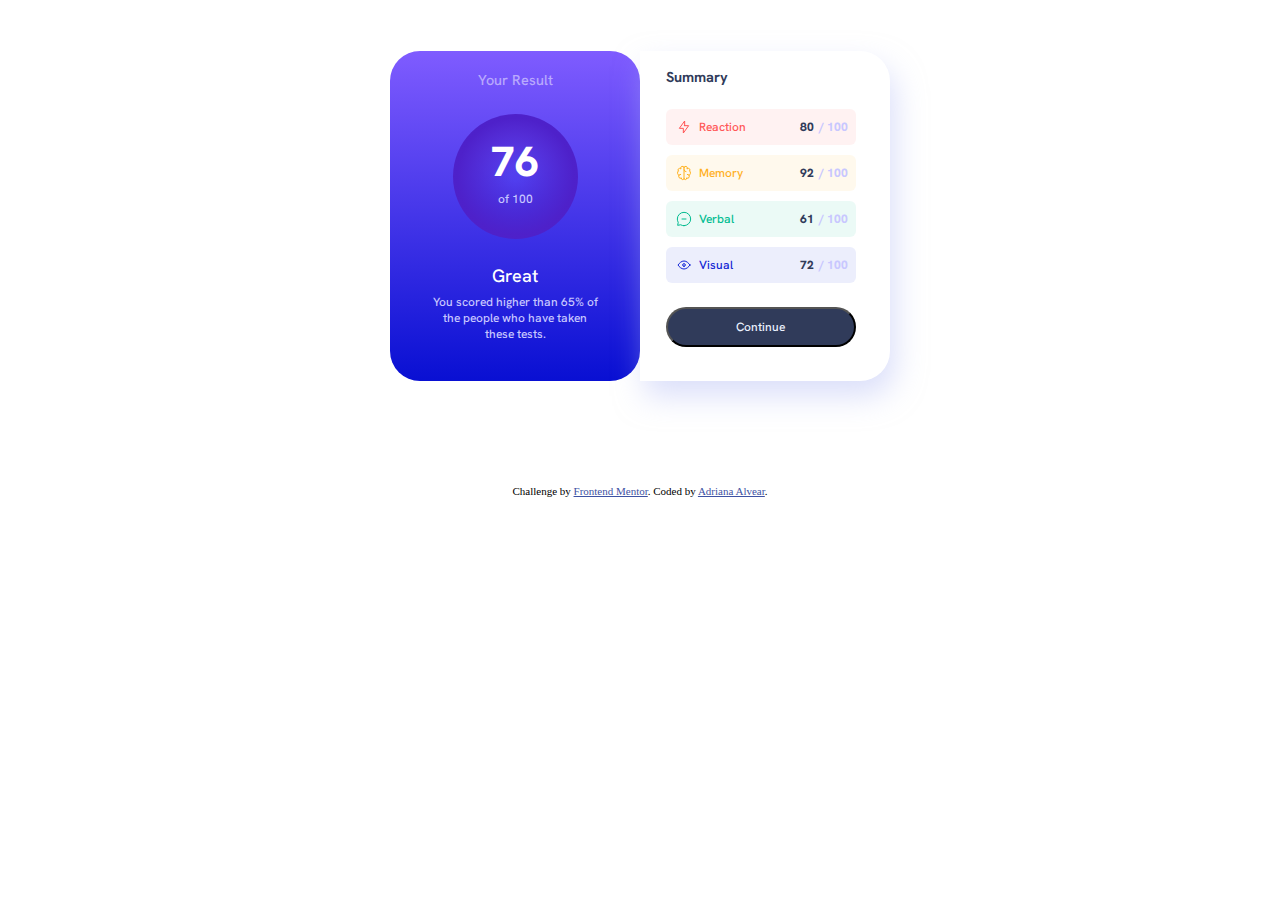
<file: results-summary-component-main - Challenge/index.html>
<!DOCTYPE html>
<html lang="en">
<head>
  <meta charset="UTF-8">
  <meta name="viewport" content="width=device-width, initial-scale=1.0"> <!-- displays site properly based on user's device -->

  <link rel="icon" type="image/png" sizes="32x32" href="./assets/images/favicon-32x32.png">
  <link rel="stylesheet" href="style.css">
  
  <title>Frontend Mentor | Results summary component</title>

</head>
<body>

 
  <main class="container">
    <section class="score">
      <h1 class="titleResult">Your Result</h1>
      <div class="circle">
        <p class="scoreResult">76</p>
        <p class="text">of 100</p>
      </div>
      <h2>Great</h2>
      <p class="text">You scored higher than 65% of the people who have taken these tests.</p>
    </section>
    <section class="summary">
      <h1 class="titleSummary">Summary</h1>
      <article>
          <div class="category1">
            <img src="assets/images/icon-reaction.svg" alt="Icono SVG">
              <span class="reaction">Reaction</span>
              <span class="scoreCategory">80</span>
              <span class="maxScore">/ 100</span>
          </div>
            <div class="category2">
              <img src="assets/images/icon-memory.svg" alt="Icono SVG">
              <span class="memory">Memory</span>
              <span class="scoreCategory">92</span>
              <span class="maxScore">/ 100</span>
            </div>
            <div class="category3">
              <img src="assets/images/icon-verbal.svg" alt="Icono SVG">
              <span class="verbal">Verbal</span>
              <span class="scoreCategory">61</span>
              <span class="maxScore"> / 100</span>
            </div>
            <div class="category4"> 
              <img src="assets/images/icon-visual.svg" alt="Icono SVG">
              <span class="visual">Visual</span>
              <span class="scoreCategory">72</span>
              <span class="maxScore">/ 100</span>
            </div>
            

          </article>
       
          <input type="button" value="Continue"/>
      
    </section>
    <div class="attribution">
      Challenge by <a href="https://www.frontendmentor.io?ref=challenge" target="_blank">Frontend Mentor</a>. 
      Coded by <a href="#">Adriana Alvear</a>.
    </div> 
    
  </main>

  

 
</body>
</html>
</file>
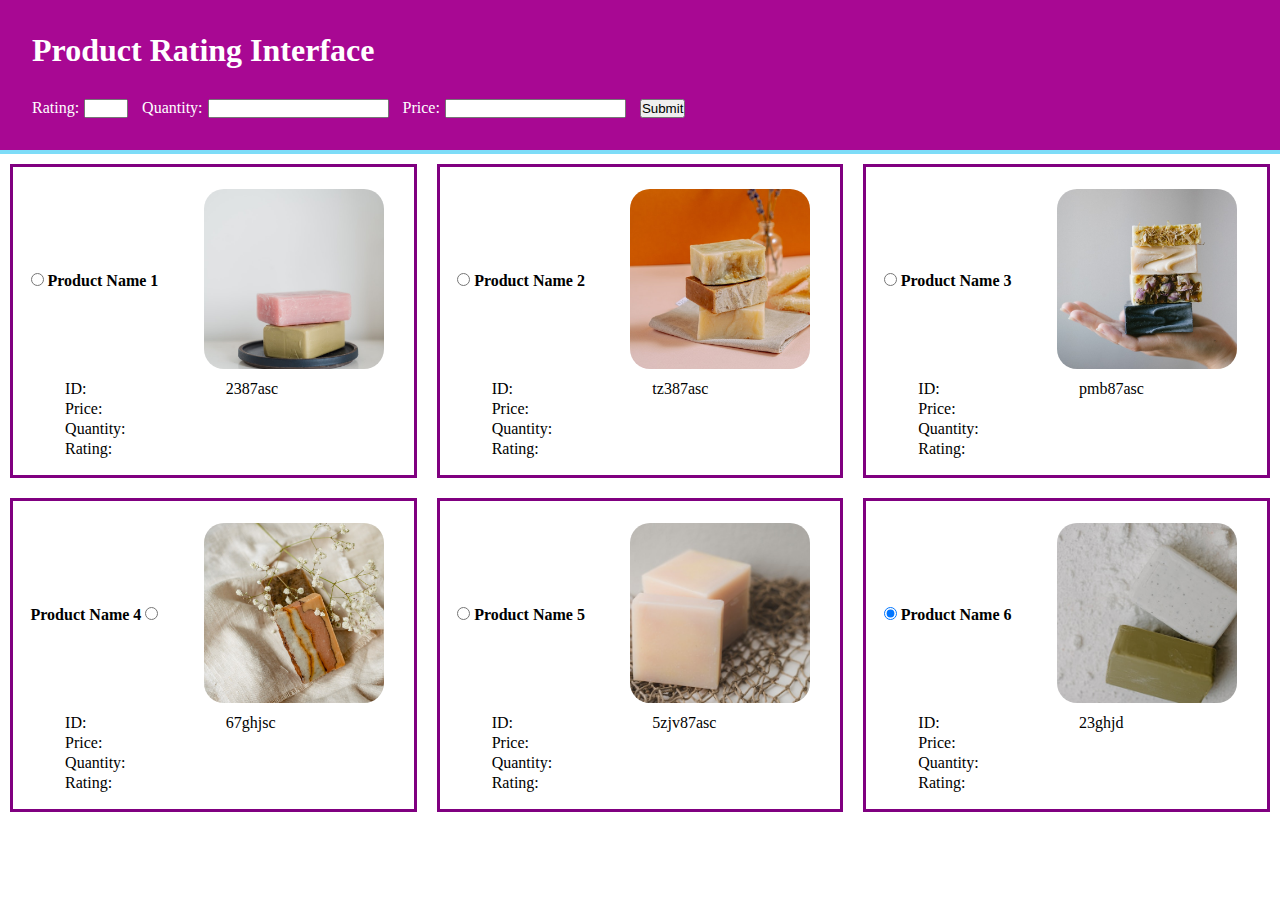
<file: Test/index.html>
<!DOCTYPE html>
<html lang="en">

<head>
    <meta charset="UTF-8">
    <meta http-equiv="X-UA-Compatible" content="IE=edge">
    <meta name="viewport" content="width=device-width, initial-scale=1.0">
    <title>Product Rating Interface</title>
    <link rel="stylesheet" href="style.css">
</head>

<body>
    
    <header>
        <h1>Product Rating Interface</h1>
            <form id="myForm">
                <label>
                    Rating: <input type="number" min="1" max="5" id="ratingInput" required />
                </label>
                
            
                <label>
                    Quantity: <input type="number" min="0" id="quantityInput" required />
                </label>
                
           
                <label>
                    Price: <input type="number" min="0"  id="priceInput" required />
                </label>
                <button id="btnSubmit">Submit</button>
            </form>
             
       
    </header>
    

    <section>
        <table>

            <th>
                <input id="productOption" value="productOption" type="radio" name="productOption" class="inline" checked="">
                Product Name 1</th>

            <th><img src="images/image-1.jpg" alt=""></th>

            <tr>
                <td >ID:</td>
                <td > 2387asc</td>
            </tr>
            <tr>
                <td> Price:</td>
                <td id="priceCell"></td>
            </tr>
            <tr>
                <td >Quantity:</td>
                <td id="quantityCell"></td>
            </tr>
            <tr>
                <td >Rating:</td>
                <td id="ratingCell"></td>
            </tr>
        </table>


        <table>

            <th><input id="productOption" value="productOption" type="radio" name="productOption" class="inline" checked="">
                Product Name 2</th>

            <th><img src="images/image-2.jpg" alt=""></th>

            <tr>
                <td >ID:</td>
                <td> tz387asc</td>
            </tr>
            <tr>
                <td> Price:</td>
                <td id="priceCell"></td>
            </tr>
            <tr>
                <td >Quantity:</td>
                <td id="quantityCell"></td>
            </tr>
            <tr>
                <td >Rating:</td>
                <td id="ratingCell"></td>
            </tr>
        </table>


        <table>

            <th><input id="productOption" value="productOption" type="radio" name="productOption" class="inline" checked="">
                Product Name 3</th>

            <th><img src="images/image-3.jpg" alt=""></th>

            <tr>
                <td >ID:</td>
                <td > pmb87asc</td>
            </tr>
            <tr>
                <td > Price:</td>
                <td id="priceCell"></td>
            </tr>
            <tr>
                <td>Quantity:</td>
                <td id="quantityCell"></td>
            </tr>
            <tr>
                <td>Rating:</td>
                <td id="ratingCell"></td>
            </tr>
        </table>



        <table>

            <th>Product Name 4 <input id="productOption" value="productOption" type="radio" name="productOption" class="inline" checked="">
            </th>

            <th><img src="images/image-4.jpg" alt=""></th>

            <tr>
                <td>ID:</td>
                <td> 67ghjsc</td>
            </tr>
            <tr>
                <td> Price:</td>
                <td id="priceCell"></td>
            </tr>
            <tr>
                <td>Quantity:</td>
                <td id="quantityCell"></td>
            </tr>
            <tr>
                <td>Rating:</td>
                <td id="ratingCell"></td>
            </tr>
        </table>

        <table>

            <th><input id="productOption" value="productOption" type="radio" name="productOption" class="inline" checked="">
                Product Name 5 </th>

            <th><img src="images/image-5.jpg" alt=""></th>

            <tr>
                <td>ID:</td>
                <td> 5zjv87asc</td>
            </tr>
            <tr>
                <td> Price:</td>
                <td id="priceCell"></td>
            </tr>
            <tr>
                <td>Quantity:</td>
                <td id="quantityCell"></td>
            </tr>
            <tr>
                <td>Rating:</td>
                <td id="ratingCell"></td>
            </tr>
        </table>


        <table>

            <th> <input id="productOption" value="productOption" type="radio" name="productOption" class="inline" checked="">
                Product Name 6</th>

            <th><img src="images/image-6.jpg" alt=""></th>

            <tr>
                <td>ID:</td>
                <td> 23ghjd</td>
            </tr>
            <tr>
                <td> Price:</td>
                <td id="priceCell"></td>
            </tr>
            <tr>
                <td>Quantity:</td>
                <td id="quantityCell"></td>
            </tr>
            <tr>
                <td>Rating:</td>
                <td id="ratingCell"></td>
            </tr>
        </table>


        

    </section>






    <script src="script.js"></script>


</body>

</html>
</file>
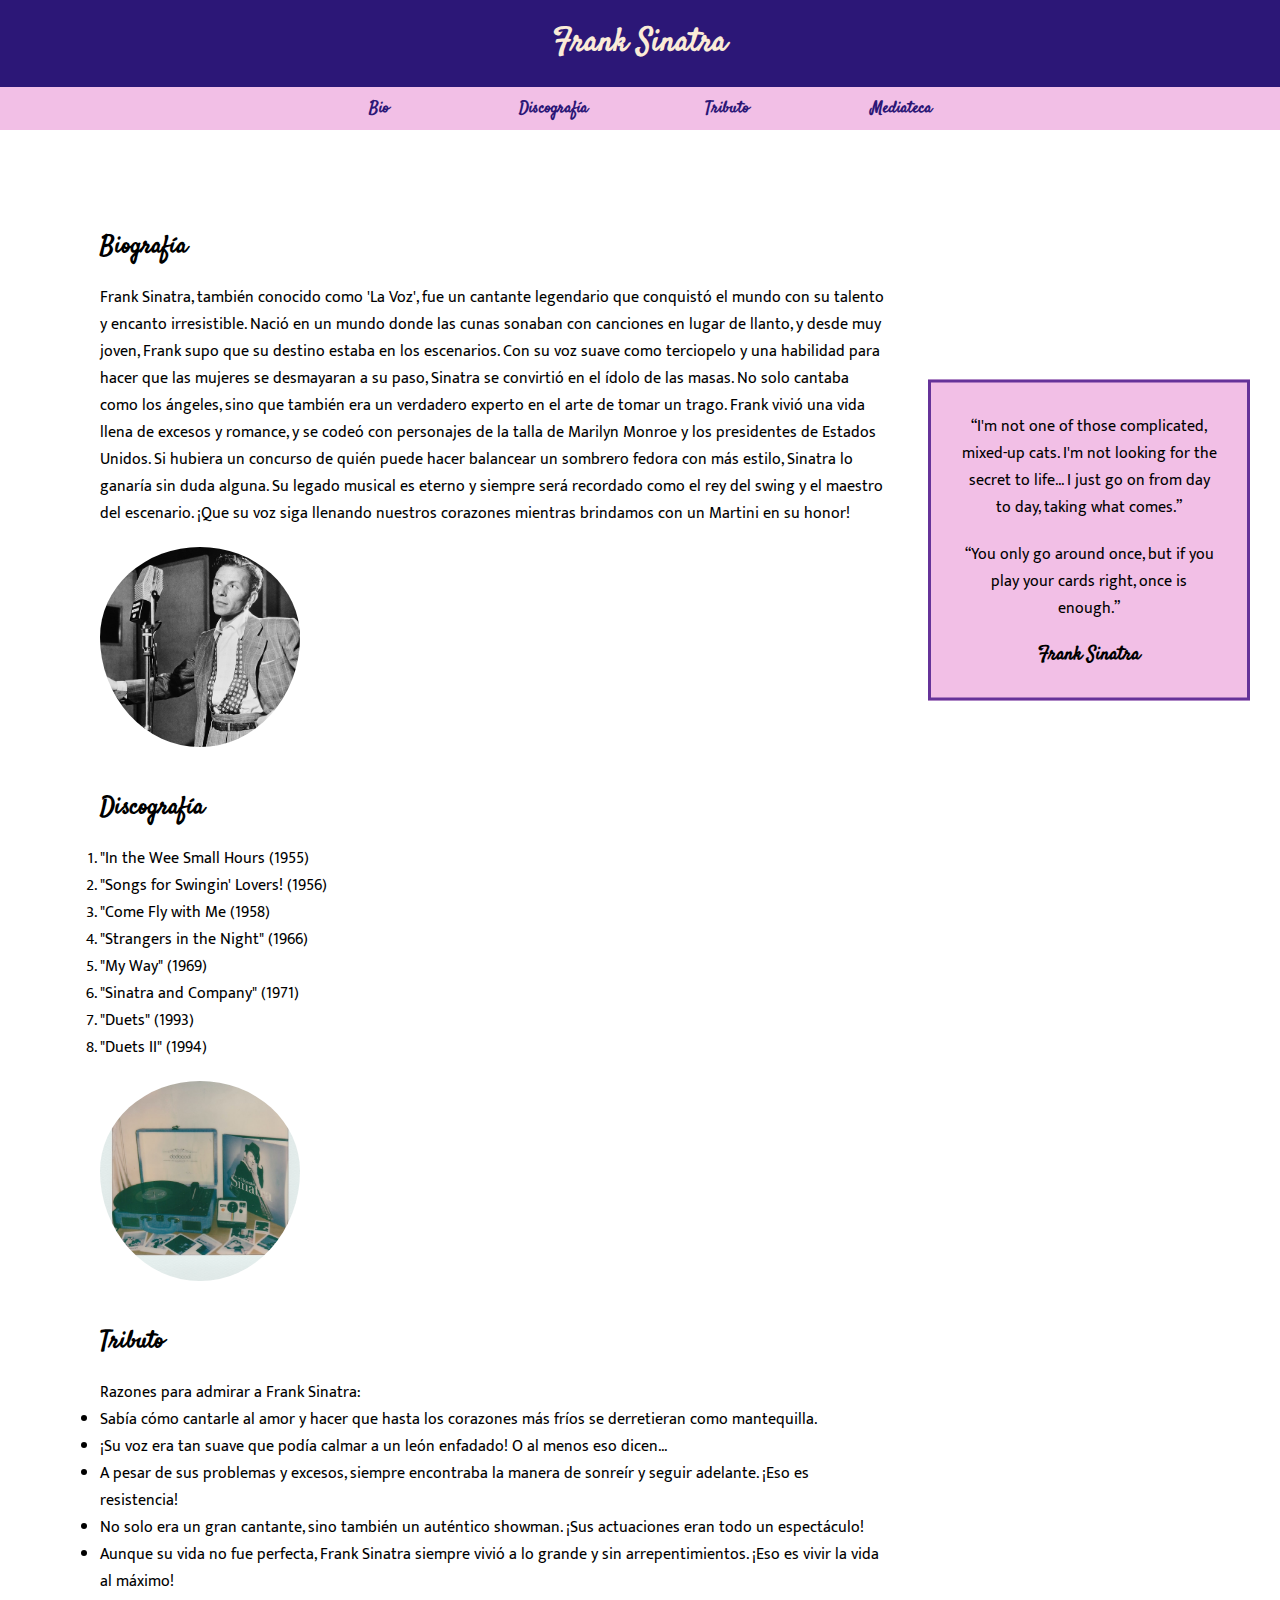
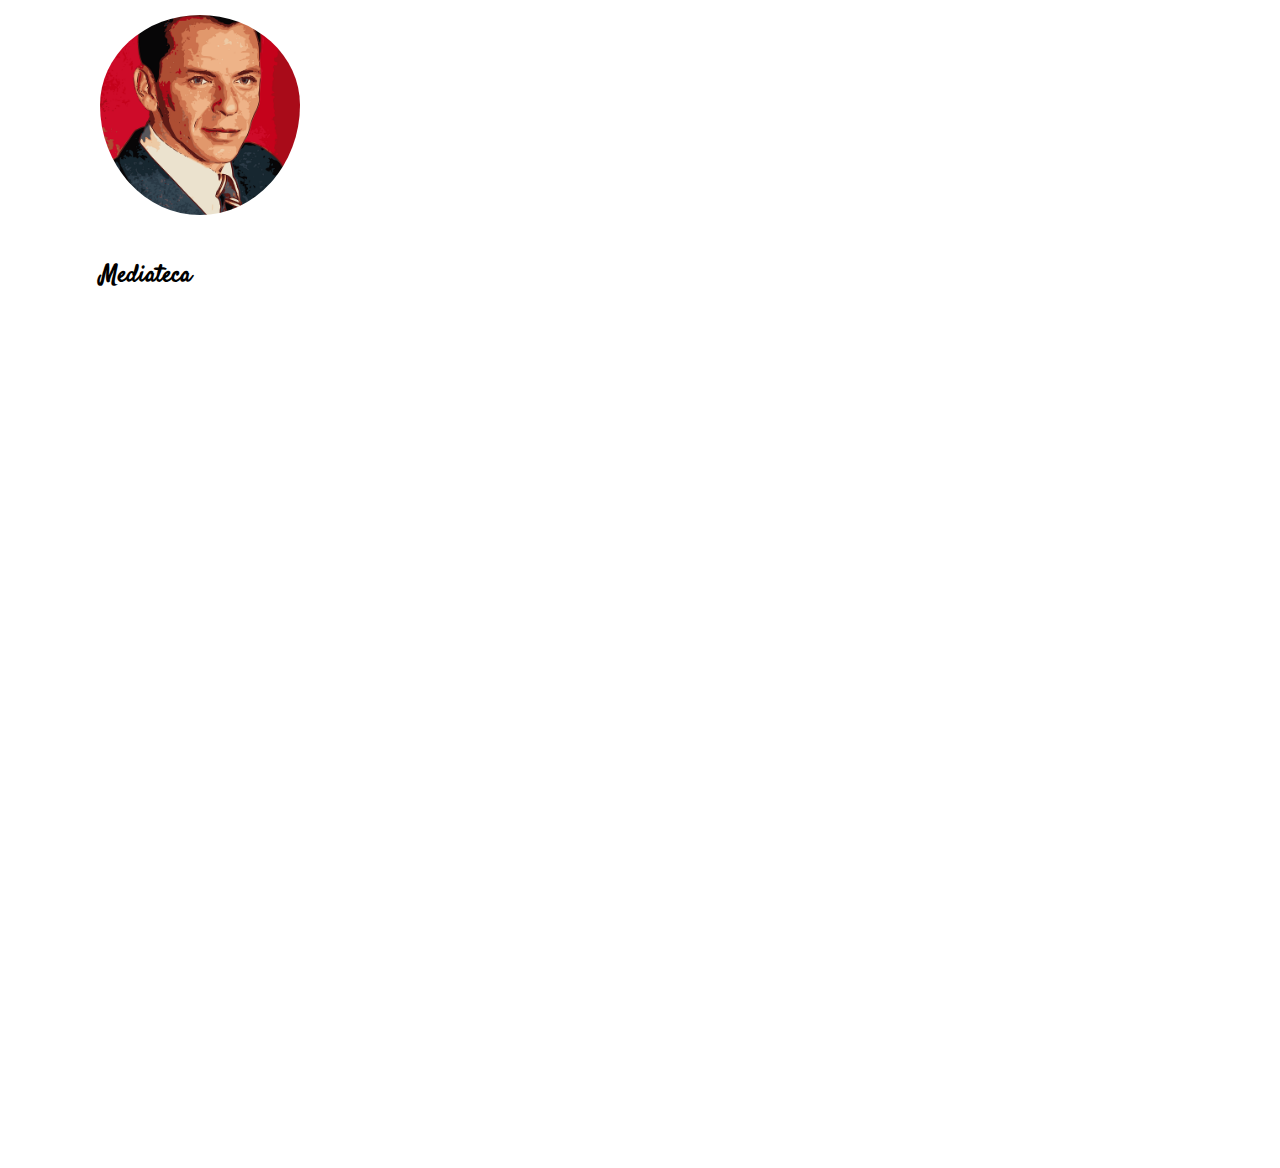
<file: webpage-frank-sinatra/index.html>
<!DOCTYPE html>
<html lang="en">
<head>
    <meta charset="UTF-8">
    <meta http-equiv="X-UA-Compatible" content="IE=edge">
    <meta name="viewport" content="width=device-width, initial-scale=1.0">
    <link rel="stylesheet" href="style.css">
    <title>Frank Sinatra Tributo Web Page</title>
</head>

<body>
   <h1>Frank Sinatra</h1> 
   <nav>
    <ul>
        <li><a href="#bio"><strong>Bio</strong></a></li>
        <li><a href="#discografia"><strong>Discografía</strong></a></li>
        <li><a href="#tributo"><strong>Tributo</strong></a></li>
        <li><a href="#mediateca"><strong>Mediateca</strong></a></li>
    </ul>
   </nav>
   <main>
    <article class="informacion">
    <div class="contenidos-de-menu">
        <div class="secciones">
            <section id="bio">
                <h2>Biografía</h2>
                <p class="textos">Frank Sinatra, también conocido como 'La Voz', fue un cantante legendario que conquistó el mundo con su talento y encanto irresistible. Nació en un mundo donde las cunas sonaban con canciones en lugar de llanto, y desde muy joven, Frank supo que su destino estaba en los escenarios. Con su voz suave como terciopelo y una habilidad para hacer que las mujeres se desmayaran a su paso, Sinatra se convirtió en el ídolo de las masas. No solo cantaba como los ángeles, sino que también era un verdadero experto en el arte de tomar un trago. Frank vivió una vida llena de excesos y romance, y se codeó con personajes de la talla de Marilyn Monroe y los presidentes de Estados Unidos. Si hubiera un concurso de quién puede hacer balancear un sombrero fedora con más estilo, Sinatra lo ganaría sin duda alguna. Su legado musical es eterno y siempre será recordado como el rey del swing y el maestro del escenario. ¡Que su voz siga llenando nuestros corazones mientras brindamos con un Martini en su honor!</p>
                <div><img src="img/frank-2.jpg" alt=""></div>
            </section>
           
            <section id="discografia">
                <h2>Discografía</h2>
                <ol class="textos">
                    <li>"In the Wee Small Hours (1955)</li>
                    <li>"Songs for Swingin' Lovers! (1956)</li>
                    <li>"Come Fly with Me (1958)</li>
                    <li>"Strangers in the Night" (1966)</li>
                    <li>"My Way" (1969)</li>
                    <li>"Sinatra and Company" (1971)</li>
                    <li>"Duets" (1993)</li>
                    <li>"Duets II" (1994)</li>
                </ol>
                <div><img src="img/frank-3.jpg" alt=""></div>
            </section>
            <section id="tributo">
                <h2>Tributo</h2>
                <p class="textos">Razones para admirar a Frank Sinatra:</p>
                <ul class="textos">
                    <li>Sabía cómo cantarle al amor y hacer que hasta los corazones más fríos se derretieran como mantequilla.</li>
                    <li>¡Su voz era tan suave que podía calmar a un león enfadado! O al menos eso dicen...</li>
                    <li>A pesar de sus problemas y excesos, siempre encontraba la manera de sonreír y seguir adelante. ¡Eso es resistencia!</li>
                    <li>No solo era un gran cantante, sino también un auténtico showman. ¡Sus actuaciones eran todo un espectáculo!</li>
                    <li>Aunque su vida no fue perfecta, Frank Sinatra siempre vivió a lo grande y sin arrepentimientos. ¡Eso es vivir la vida al máximo!</li>
                </ul>
                <div><img src="img/frank-1.png" alt=""></div>
            </section>
            <section id="mediateca">
                <h2>Mediateca</h2>
                <iframe width="560" height="315" src="https://www.youtube.com/embed/818skKNPEWY" title="YouTube video player" frameborder="0" allow="accelerometer; autoplay; clipboard-write; encrypted-media; gyroscope; picture-in-picture; web-share" allowfullscreen></iframe>
                <iframe style="border-radius:12px" src="https://open.spotify.com/embed/track/7FXj7Qg3YorUxdrzvrcY25?utm_source=generator" width="100%" height="352" frameBorder="0" allowfullscreen="" allow="autoplay; clipboard-write; encrypted-media; fullscreen; picture-in-picture" loading="lazy"></iframe>
            </section>
           
        </div>
        </div> 
</article>

<aside class="quote">
    <q>I'm not one of those complicated, mixed-up cats. I'm not looking for the secret to life... I just go on from day to day, taking what comes.</q>
    <q>You only go around once, but if you play your cards right, once is enough.</q>
    <h3>Frank Sinatra</h3>
    
</aside>


   </main>
</body>
</html>
</file>
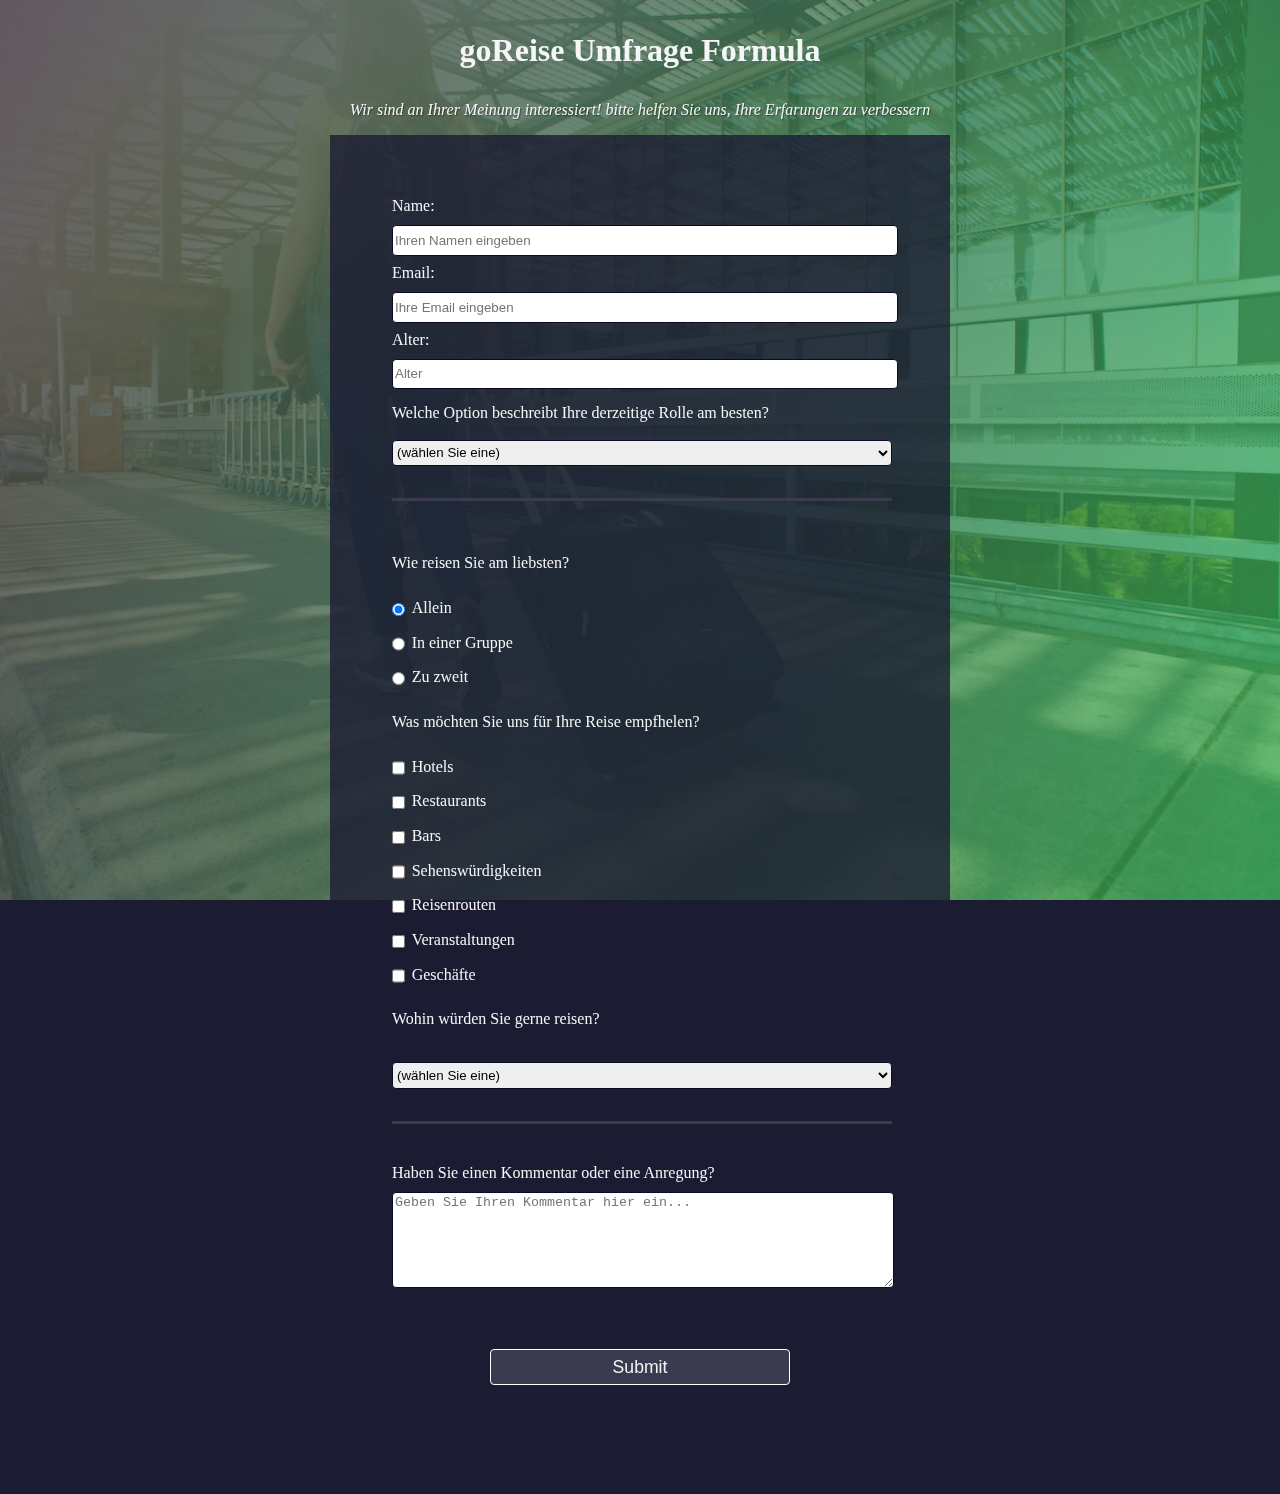
<file: survey2/Frontend/index.html>
<!DOCTYPE html>
<html lang="en">

<head>
  <meta charset="UTF-8">
  <meta http-equiv="X-UA-Compatible" content="IE=edge">
  <meta name="viewport" content="width=device-width, initial-scale=1.0">
  <link rel="stylesheet" href="styles.css" />
  <title>Survey</title>
</head>

<body>
  <h1 id="title">goReise Umfrage Formula</h1>
  <p id="description" class="description">Wir sind an Ihrer Meinung interessiert! bitte helfen Sie uns, Ihre Erfarungen
    zu verbessern</p>
  <div class="container">
    <form id="myForm" method="post" action=''>
      <fieldset>
        <label for="name">Name: <input id="name" name="name" type="text" placeholder="Ihren Namen eingeben" required
            autocomplete="name" /></label>
        <label for="email">Email: <input id="email" name="email" type="email" placeholder="Ihre Email eingeben" required
            autocomplete="email" /></label>
        <label for="number">Alter: <input id="number" name="number" type="number" min="13" max="120" placeholder="Alter"
            required /></label>

        <label for="dropdown" class="question">Welche Option beschreibt Ihre derzeitige Rolle am besten?</label>
        <select id="dropdown" name="role" required="">
          <option disabled="" selected="" value="">(wählen Sie eine)</option>
          <option value="1">Student/in</option>
          <option value="2">Vollzeit Job</option>
          <option value="3">Nebenjob</option>
          <option value="4">Andere Option</option>
        </select>
      </fieldset>
      <fieldset>
        <p class="travel-question">Wie reisen Sie am liebsten?</p>
        <label for="allein-option"><input id="allein-option" value="allein-option" type="radio" name="styletravel-type"
            class="inline" checked />Allein</label>
        <label for="gruppe-option"><input id="gruppe-option" value="gruppe-option" type="radio" name="styletravel-type"
            class="inline" />In einer Gruppe</label>
        <label for="zweit-option"><input id="zweit-option" value="zweit-option" type="radio" name="styletravel-type"
            class="inline" />Zu zweit</label>
        <p class="travel-question">Was möchten Sie uns für Ihre Reise empfhelen?</p>
        <label for="hotel">
          <input id="hotel" value="hotel" type="checkbox" name="recomendation1" class="inline" />Hotels
        </label>
        <label for="restaurant">
          <input id="restaurant" value="restaurant" type="checkbox" name="recomendation2" class="inline" />Restaurants
        </label>
        <label for="bar">
          <input id="bar" value="bar" type="checkbox" name="recomendation3" class="inline" />Bars
        </label>
        <label for="tourist-place">
          <input id="tourist-place" value="tourist-place" type="checkbox" name="recomendation4"
            class="inline" />Sehenswürdigkeiten
        </label>
        <label for="route">
          <input id="route" value="route" type="checkbox" name="recomendation5" class="inline" />Reisenrouten
        </label>
        <label for="event">
          <input id="event" value="event" type="checkbox" name="recomendation6" class="inline" />Veranstaltungen
        </label>
        <label for="shop">
          <input id="shop" value="shop" type="checkbox" name="recomendation7" class="inline" />Geschäfte
        </label>
        <label class="travel-question" for="destiny">Wohin würden Sie gerne reisen?</label>
        <select name="destiny" id="destiny" required="">
          <option value="">(wählen Sie eine)</option>
          <option value="1">Barcelona</option>
          <option value="2">Berlin</option>
          <option value="3">Florenz</option>
          <option value="5">Amsterdam</option>
          <option value="6">Zurich</option>
          <option value="7">Rom</option>
          <option value="8">Paris</option>
        </select>

      </fieldset>
      <fieldset>

        <label for="comment">Haben Sie einen Kommentar oder eine Anregung?
          <textarea id="comment" name="comment" rows="6" cols="30"
            placeholder="Geben Sie Ihren Kommentar hier ein..."></textarea>
        </label>
      </fieldset>
      <input id="btnSubmit" type="submit" value="Submit" />
    </form>
  </div>
  <script src="script.js"></script>
</body>

</html>
</file>
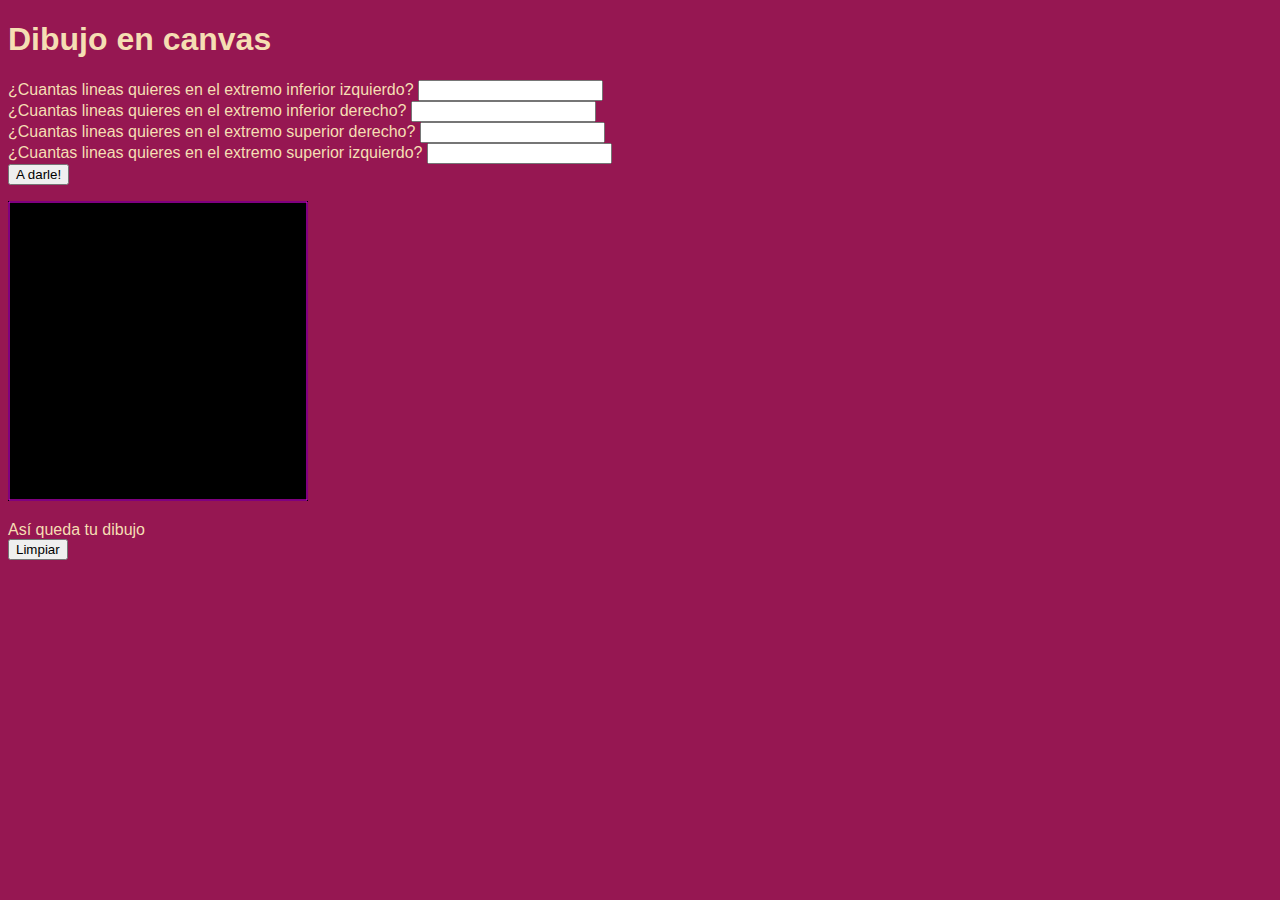
<file: dibujo_personalizado.html>
<!DOCTYPE html>
<html lang="en">
 <head>
    <meta charset="UTF-8">
    <meta http-equiv="X-UA-Compatible" content="IE=edge">
    <meta name="viewport" content="width=device-width, initial-scale=1.0">
    <title>Dibujando con canvas</title>
    <style type="text/css">
        body {
         background-color: rgb(150, 23, 82);
         color: wheat;
         font-family: Arial, Helvetica, sans-serif;
        }
        
    </style>
 </head>
 <body>
    <h1>Dibujo en canvas</h1>
    <p> 
        ¿Cuantas lineas quieres en el extremo inferior izquierdo?
        <input type="text" id= "texto_lineas1"/> 
    </br>

        ¿Cuantas lineas quieres en el extremo inferior derecho?
        <input type="text" id= "texto_lineas2"/>  
    </br>
    ¿Cuantas lineas quieres en el extremo superior derecho?
    <input type="text" id= "texto_lineas3"/>
    </br>
    ¿Cuantas lineas quieres en el extremo superior izquierdo?
    <input type="text" id= "texto_lineas4"/>
    </br>
    <input type="button" value="A darle!" id= "botoncito"/>
    </p>
    
    <canvas  width="300" height="300" id="dibujito"> </canvas> 
    <p>Así queda tu dibujo<br>
    <input type="button" value="Limpiar" id="boton_limpiar" />  
    </p>
    
    <script src="dibujo_personalizado.js"></script>

    
 </body>
</html>
</file>
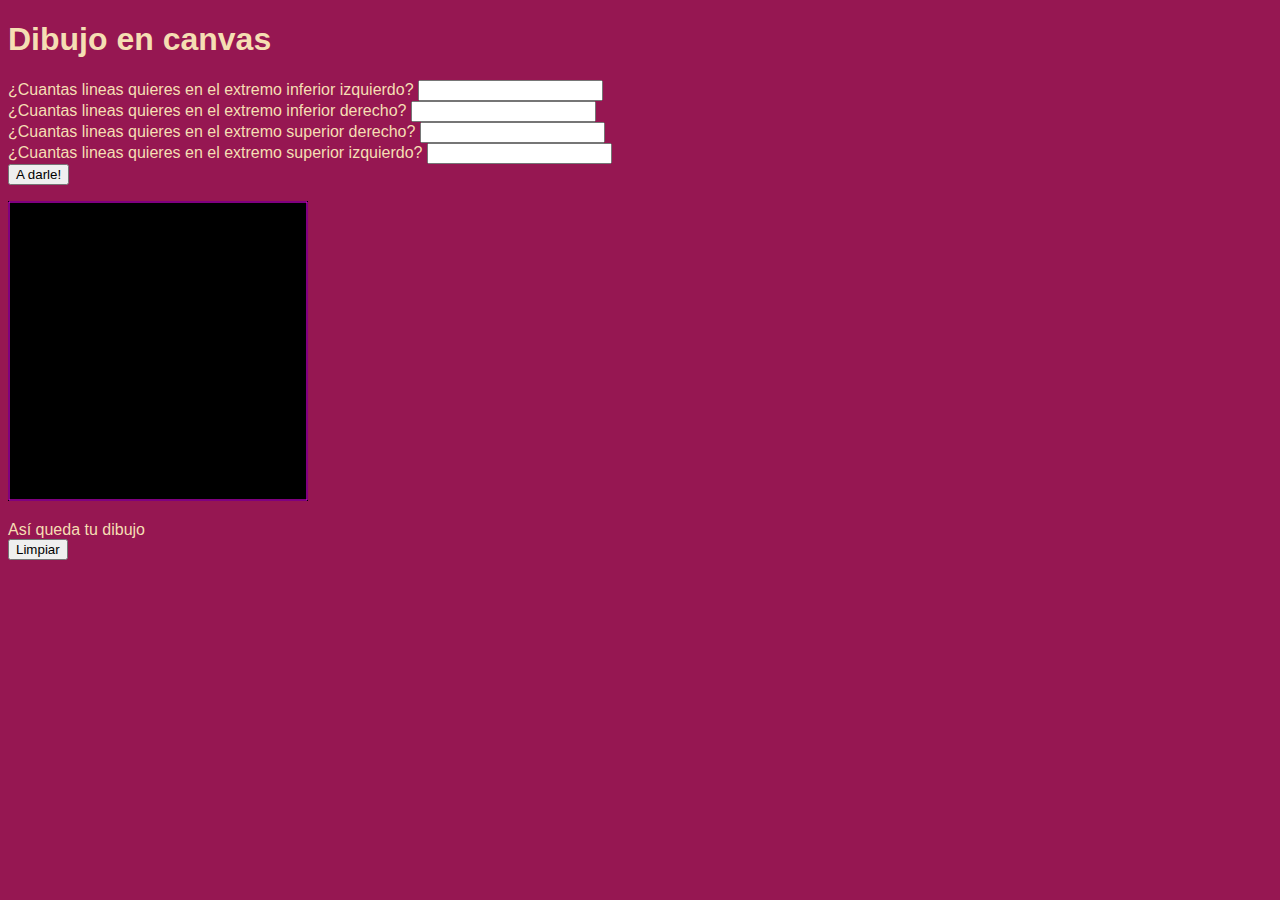
<file: customized-drawing/dibujo_personalizado.html>
<!DOCTYPE html>
<html lang="en">
 <head>
    <meta charset="UTF-8">
    <meta http-equiv="X-UA-Compatible" content="IE=edge">
    <meta name="viewport" content="width=device-width, initial-scale=1.0">
    <title>Dibujando con canvas</title>
    <style type="text/css">
        body {
         background-color: rgb(150, 23, 82);
         color: wheat;
         font-family: Arial, Helvetica, sans-serif;
        }
        
    </style>
 </head>
 <body>
    <h1>Dibujo en canvas</h1>
    <p> 
        ¿Cuantas lineas quieres en el extremo inferior izquierdo?
        <input type="text" id= "texto_lineas1"/> 
    </br>

        ¿Cuantas lineas quieres en el extremo inferior derecho?
        <input type="text" id= "texto_lineas2"/>  
    </br>
    ¿Cuantas lineas quieres en el extremo superior derecho?
    <input type="text" id= "texto_lineas3"/>
    </br>
    ¿Cuantas lineas quieres en el extremo superior izquierdo?
    <input type="text" id= "texto_lineas4"/>
    </br>
    <input type="button" value="A darle!" id= "botoncito"/>
    </p>
    
    <canvas  width="300" height="300" id="dibujito"> </canvas> 
    <p>Así queda tu dibujo<br>
    <input type="button" value="Limpiar" id="boton_limpiar" />  
    </p>
    
    <script src="dibujo_personalizado.js"></script>

    
 </body>
</html>
</file>
<file: results-summary-component-main - Challenge/style.css>
@import url('https://fonts.googleapis.com/css2?family=Hanken+Grotesk:wght@500;700;800&display=swap');

* {
  margin: 0;
  padding: 0;
  box-sizing: border-box;

}

body {
  font-size: 12px;
}

.container {
  max-width: 1440px;
  height: 550px;
  display: flex;
  justify-content: center;
  align-items: center;
  flex-wrap: wrap; 
}

@media (max-width: 700px) {
  .score{
    order: 1;
  }

  .summary {
    order: 2;
  
  }

  .attribution {
    order: 3;
    
  }
}


section {

  width: 250px;
  height: 330px;

}

.score {

  border-radius: 30px;
  background: linear-gradient(0deg, hsl(238, 92%, 43%), hsl(253, 100%, 68%));
  text-align: center;

}


.summary {
  display: flex;
  flex-direction: column;
  background-color: hsl(0, 0%, 100%);
  border-top-right-radius: 30px;
  border-bottom-right-radius: 30px;
  box-shadow: 5px 15px 30px rgb(183, 192, 245, 0.5);
  padding-left: 2%;
 
}

.titleResult {
  font-family: 'Hanken Grotesk', sans-serif;
  font-weight: 500;
  color: rgba(255, 255, 255, 0.5);
  padding-top: 8%;
  padding-bottom: 10%;
  font-size: 1.2em;
  
}

.scoreResult {
  font-weight: 800;
  font-family: 'Hanken Grotesk', sans-serif;
  font-weight: 800;
  color: hsl(0, 0%, 100%);
  font-size: 3.5em;
}

.text {
  font-family: 'Hanken Grotesk', sans-serif;
  font-weight: 500;
  color: hsl(241, 100%, 89%);
  padding-left: 15%;
  padding-right: 15%;
  padding-top: 3%;
}

h2 {
  font-family: 'Hanken Grotesk', sans-serif;
  font-weight: 500;
  color: hsl(0, 0%, 100%);
  padding-top: 10%;

}

.circle {
  width: 125px;
  height: 125px;
  /*  margin-left: 25%; */
  background: radial-gradient(hsla(241, 72%, 46%, 0) 5%, hsla(256, 72%, 46%, 1) 66%);
  border-radius: 50%;
  padding: 20px;
  margin: auto;


}

input {
  
  margin-top: auto;
  margin-bottom: 15%;
  background-color: hsl(224, 30%, 27%);
  color: hsl(221, 100%, 96%);
  font-family: 'Hanken Grotesk', sans-serif;
  font-weight: 500;
  font-size: 1em;
  width: 85%;
  height: 12%;
  border-radius: 150px;
 
  
}


.titleSummary {
  font-family: 'Hanken Grotesk', sans-serif;
  font-weight: 700;
  color: hsl(224, 30%, 27%);
  font-size: 1.2em;
  padding-top: 8%;
  padding-bottom: 10%;

}
 div{
  width: 85%;
  padding: 3px;
  border-radius: 6px 6px 6px 6px;
  justify-content: center;
  
 }
article{
  max-width: 100%;
  display: flex;
  flex-direction: column;
  gap: 10px;
  
}

.category1, .category2, .category3, .category4{
  align-items: center;
  display: flex;
}

.category1 .reaction,
.category2 .memory,
.category3 .verbal,
.category4 .visual {
  flex-grow: 1;
}


.reaction {
  font-family: 'Hanken Grotesk', sans-serif;
  font-weight: 500;
  color: hsl(0, 100%, 67%);
  
}

.memory {
  font-family: 'Hanken Grotesk', sans-serif;
  font-weight: 500;
  color: hsl(39, 100%, 56%);
  
}

.verbal {
  font-family: 'Hanken Grotesk', sans-serif;
  font-weight: 500;
  color: hsl(166, 100%, 37%);

}

.visual {
  font-family: 'Hanken Grotesk', sans-serif;
  font-weight: 500;
  color: hsl(234, 85%, 45%);
 
}


.category1 {
  background-color: hsla(0, 100%, 67%, 0.08);
 
}

.category2 {
  background-color: hsla(39, 100%, 56%, 0.08);
 
}

.category3 {
  background-color: hsla(166, 100%, 37%, 0.08);
  
}

.category4 {
  background-color: hsla(234, 85%, 45%, 0.08);
  
}

 img{
  padding: 5px;
  transform: scale(0.8); 
}


.category1 .reaction,
.category2 .memory,
.category3 .verbal,
.category4 .visual {
  flex-grow: 1;
}

.category1 .scoreCategory,
.category2 .scoreCategory,
.category3 .scoreCategory,
.category4 .scoreCategory {
  flex-grow: -1;
}

.category1 .maxScore,
.category2 .maxScore,
.category3 .maxScore,
.category4 .maxScore {
  flex-grow: 0;
}



.scoreCategory {
  
  font-family: 'Hanken Grotesk', sans-serif;
  font-weight: 800;
  color: hsl(224, 30%, 27%);
  
}

.maxScore {
  
  font-family: 'Hanken Grotesk', sans-serif;
  font-weight: 800;
  color: hsl(241, 100%, 89%);
  padding: 5px; 
  
}


.attribution {
  font-size: 11px;
  text-align: center;
  justify-content: center;
}

.attribution a {
  color: hsl(228, 45%, 44%);
}
</file>
<file: Test/style.css>
*{
    padding: 0;
    margin: 0;    
}
header {
    text-align: left;
    padding: 32px;
    background-color: #a80893;
    color: #fff;
    border-bottom: 4px solid #7edcf8;
  }

  label {
    display: inline-flex;
    margin-top: 30px;
    margin-right: 10px;
  }

  label input{
margin-left: 5px;
  }

  button{
    margin-right: 50px;
  }

section {
    display: flex;
  flex-wrap: wrap;
  justify-content: center;
  }

section table{
    width: calc(33.33% - 20px); 
    margin: 10px;  
}

table {
    border: 3px solid purple;
     padding-top: 15px; 
    padding-bottom: 15px;
    
   
}

section table td {
    padding-left: 50px;
    
  }

img{
    width: 180px;
    height: 180px;
    border-radius: 20px 20px;
    object-fit: cover;
    margin: 5px;

}
</file>
<file: webpage-frank-sinatra/style.css>
@import url(https://fonts.googleapis.com/css2?family=Satisfy&display=swap);
@import url(https://fonts.googleapis.com/css2?family=Mukta:wght@100;200;300;400;500;600;800&display=swap);

*{
    padding: 0;
    margin: 0;    
}


h1{
    text-align: center;
    background-color: rgb(44, 23, 119) ;
    color:antiquewhite;
    padding: 20px;
    font-family: 'Satisfy', handwriting;
}

h3{
    text-align: center;
    font-family: 'Satisfy', handwriting;
}

h2{
    font-family: 'Satisfy', handwriting;
    padding-bottom: 20px;
}

.textos, q {
    font-family: 'Mukta', sans-serif;
  }



nav ul {
    background-color: #f2bfe6;
    width: 100%;
    list-style-type: none;
    text-align: center;
    
}

nav li{
    display: inline-flex;
}

nav a{
    text-decoration: none;
    color: rgb(44, 23, 119);
    padding: 10px;
    width: 150px;
    font-family: 'Satisfy', handwriting;
}

nav li:hover {
    background-color: antiquewhite; 
}

img{
    width: 200px;
    height: 200px;
    padding-top: 20px;
    border-radius: 50%;
    object-fit: cover;
}

.informacion {
    display: flex;
    margin: 60px;
}

.contenidos-de-menu{
    width: 75%;
    
}

.contenidos-de-menu section {
    margin-bottom: 40px;
}

.secciones {
    display: flex;
    flex-direction: column;
    align-items: flex-start;
    padding: 40px;
}


.quote {
    position: absolute;
    top: 60%;
    right: 30px;
    transform: translateY(-50%);
    width: 20%;
    padding: 30px;
    border: 3px solid rebeccapurple;
    background-color: #f2bfe6;
    
    
    
    
}

.quote q {
    display: block;
    text-align: center;
    color: black;
    margin-bottom: 20px;
}

iframe {
    padding-bottom: 20px;
}
</file>
<file: survey2/Frontend/styles.css>
body {
    width: 100%;
    height: 100vh;
    margin: 0;
    background-color: #1b1b32;
    color: #f5f6f7;
    font-family: Tahoma;
    font-size: 16px;
  }
  
  h1, .description {
    margin: 1em auto;
    text-align: center;
  }
  .description {
    font-style: italic;
    font-weight: 200;
    text-shadow: 1px 1px 1px rgb(0 0 0 / 40%);
}
  
  form {
    width: 60vw;
    max-width: 500px;
    min-width: 300px;
    margin: 0 auto;
    margin-top: -1cm;
    padding-bottom: 2em;
  }
  
  fieldset {
    border: none;
    padding: 2rem 0;
    border-bottom: 3px solid #3b3b4f;
  }
  
  fieldset:last-of-type {
    border-bottom: none;
  }
  
  label {
    display: block;
    margin: 0.5rem 0;
  }
  .question {
    margin: 0.9rem 0 0.5rem;
  }

  .travel-question{
   margin: 1.3rem 0 1.5rem
  }

  input,
  textarea,
  select {
    margin: 10px 0 0 0;
    width: 100%;
    min-height: 2em;
    border-radius: 0.25rem;
    border: 1px solid #0a0a23;
  }
  
  select {
    width: 500px;
  }
  
  
  input, textarea {
    background-color: #ffffff;
    color: #000000;
  }
  
  .inline {
    width: unset;
    margin: 0 0.5em 0 0;
    vertical-align: middle;
  }
  
  input[type="submit"] {
    display: block;
    width: 60%;
    margin: 1em auto;
    height: 2em;
    font-size: 1.1rem;
    background-color: #3b3b4f;
    border-color: white;
    color:#f3f3f3;
    min-width: 300px;
  }
  
 

  .container{
    
        width: 80%;
        background: var(--color-darkblue-alpha);
        margin-left: auto;
        margin-right: auto;
        padding: 60px;
        max-width: 500px;
        
  }
  
  body::before {
    content: '';
    position: fixed;
    top: 0;
    left: 0;
    height: 100%;
    width: 100%;
    z-index: -1;
    background: var(--color-darkblue);
    background-image: linear-gradient( 115deg, rgba(60, 46, 63, 0.8), rgba(61, 194, 90, 0.7) ), url(image/travel-medium.jpg);
    background-size: cover;
    background-repeat: no-repeat;
    background-position: center;
}

:root {
    --color-white: #f3f3f3;
    --color-darkblue: #1b1b32;
    --color-darkblue-alpha: rgba(27, 27, 50, 0.8);
    --color-green: #37af65;
}
</file>
